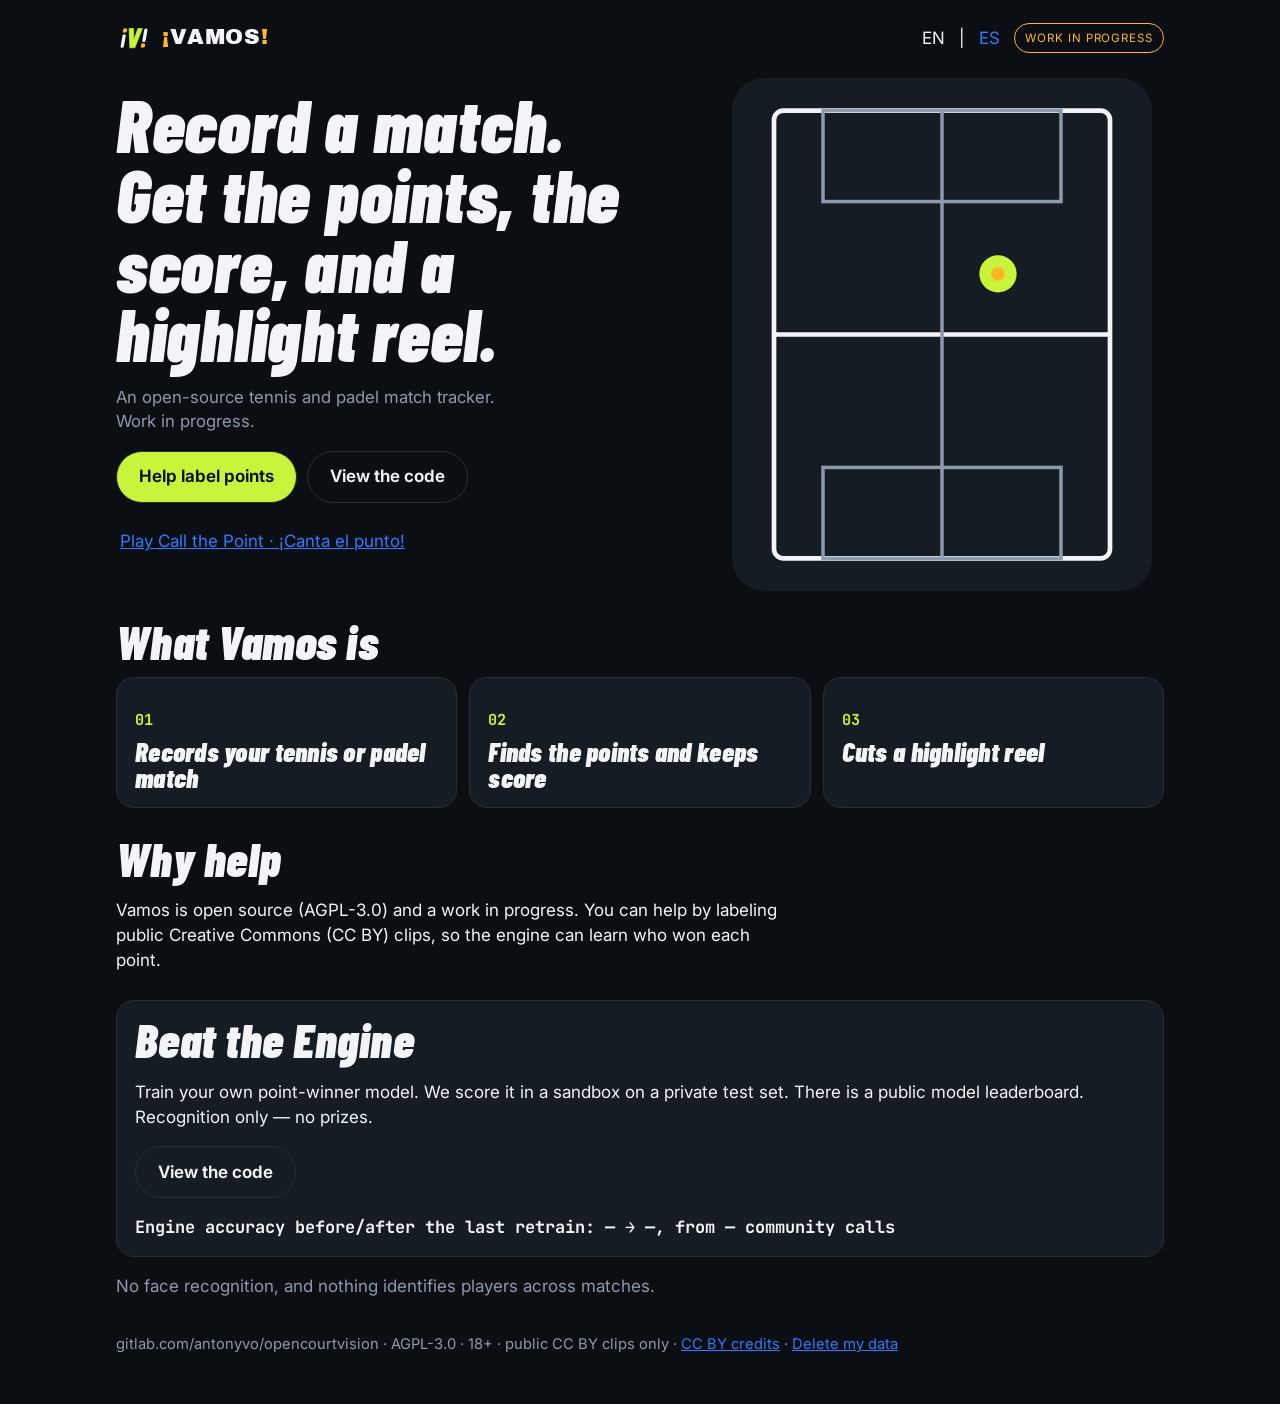
<file: site/index.html>
<!doctype html>
<html lang="en">
<head>
<meta charset="utf-8">
<meta name="viewport" content="width=device-width, initial-scale=1">
<meta http-equiv="Content-Security-Policy" content="default-src 'none'; style-src 'self'; font-src 'self'; img-src 'self' data:; base-uri 'none'; form-action 'none'">
<meta name="referrer" content="no-referrer">
<link rel="icon" href="assets/c-bang-mark.svg">
<link rel="alternate" hreflang="es" href="es.html">
<link rel="alternate" hreflang="en" href="index.html">
<link rel="stylesheet" href="home.css">
<title>Vamos</title>
</head>
<body>
<!-- COPY: homepage EN. Media Director final words. -->
<div class="wrap">
<header class="top">
  <a class="brand" href="index.html">
    <img src="assets/c-bang-mark.svg" alt="" width="36" height="36">
    <span class="wordmark"><span class="bang">¡</span>VAMOS<span class="bang">!</span></span>
  </a>
  <nav class="nav" aria-label="Language">
    <a href="index.html" hreflang="en" aria-current="page">EN</a>
    <span aria-hidden="true">|</span>
    <a href="es.html" hreflang="es">ES</a>
    <span class="wip">WORK IN PROGRESS</span>
  </nav>
</header>

<section class="hero">
  <div>
    <h1>Record a match. Get the points, the score, and a highlight reel.</h1>
    <p class="sub">An open-source tennis and padel match tracker. Work in progress.</p>
    <div class="actions">
      <a class="btn volt" href="label/">Help label points</a>
      <a class="btn outline" href="https://gitlab.com/antonyvo/opencourtvision">View the code</a>
    </div>
    <p><a class="textlink" href="label/">Play Call the Point · ¡Canta el punto!</a></p>
  </div>
  <img class="court" src="assets/court.svg" alt="Abstract court and ball">
</section>

<section class="section">
  <h2>What Vamos is</h2>
  <div class="grid3">
    <article class="card"><p class="idx mono">01</p><h3 class="headline">Records your tennis or padel match</h3></article>
    <article class="card"><p class="idx mono">02</p><h3 class="headline">Finds the points and keeps score</h3></article>
    <article class="card"><p class="idx mono">03</p><h3 class="headline">Cuts a highlight reel</h3></article>
  </div>
</section>

<section class="section">
  <h2>Why help</h2>
  <p class="why">Vamos is open source (AGPL-3.0) and a work in progress. You can help by labeling public Creative Commons (CC BY) clips, so the engine can learn who won each point.</p>
</section>

<section class="section">
  <article class="card">
    <h2>Beat the Engine</h2>
    <p>Train your own point-winner model. We score it in a sandbox on a private test set. There is a public model leaderboard. Recognition only — no prizes.</p>
    <p><a class="btn outline" href="https://gitlab.com/antonyvo/opencourtvision">View the code</a></p>
    <p class="slot mono">Engine accuracy before/after the last retrain: — → —, from — community calls</p>
  </article>
</section>

<p class="privacy">No face recognition, and nothing identifies players across matches.</p>
<footer>gitlab.com/antonyvo/opencourtvision · AGPL-3.0 · 18+ · public CC BY clips only · <a href="CC_ATTRIBUTION.txt">CC BY credits</a> · <a id="delete-data" href="mailto:antonyvo@mail.grokbot.com?subject=Delete%20my%20labels">Delete my data</a></footer>
</div>
</body>
</html>
</file>
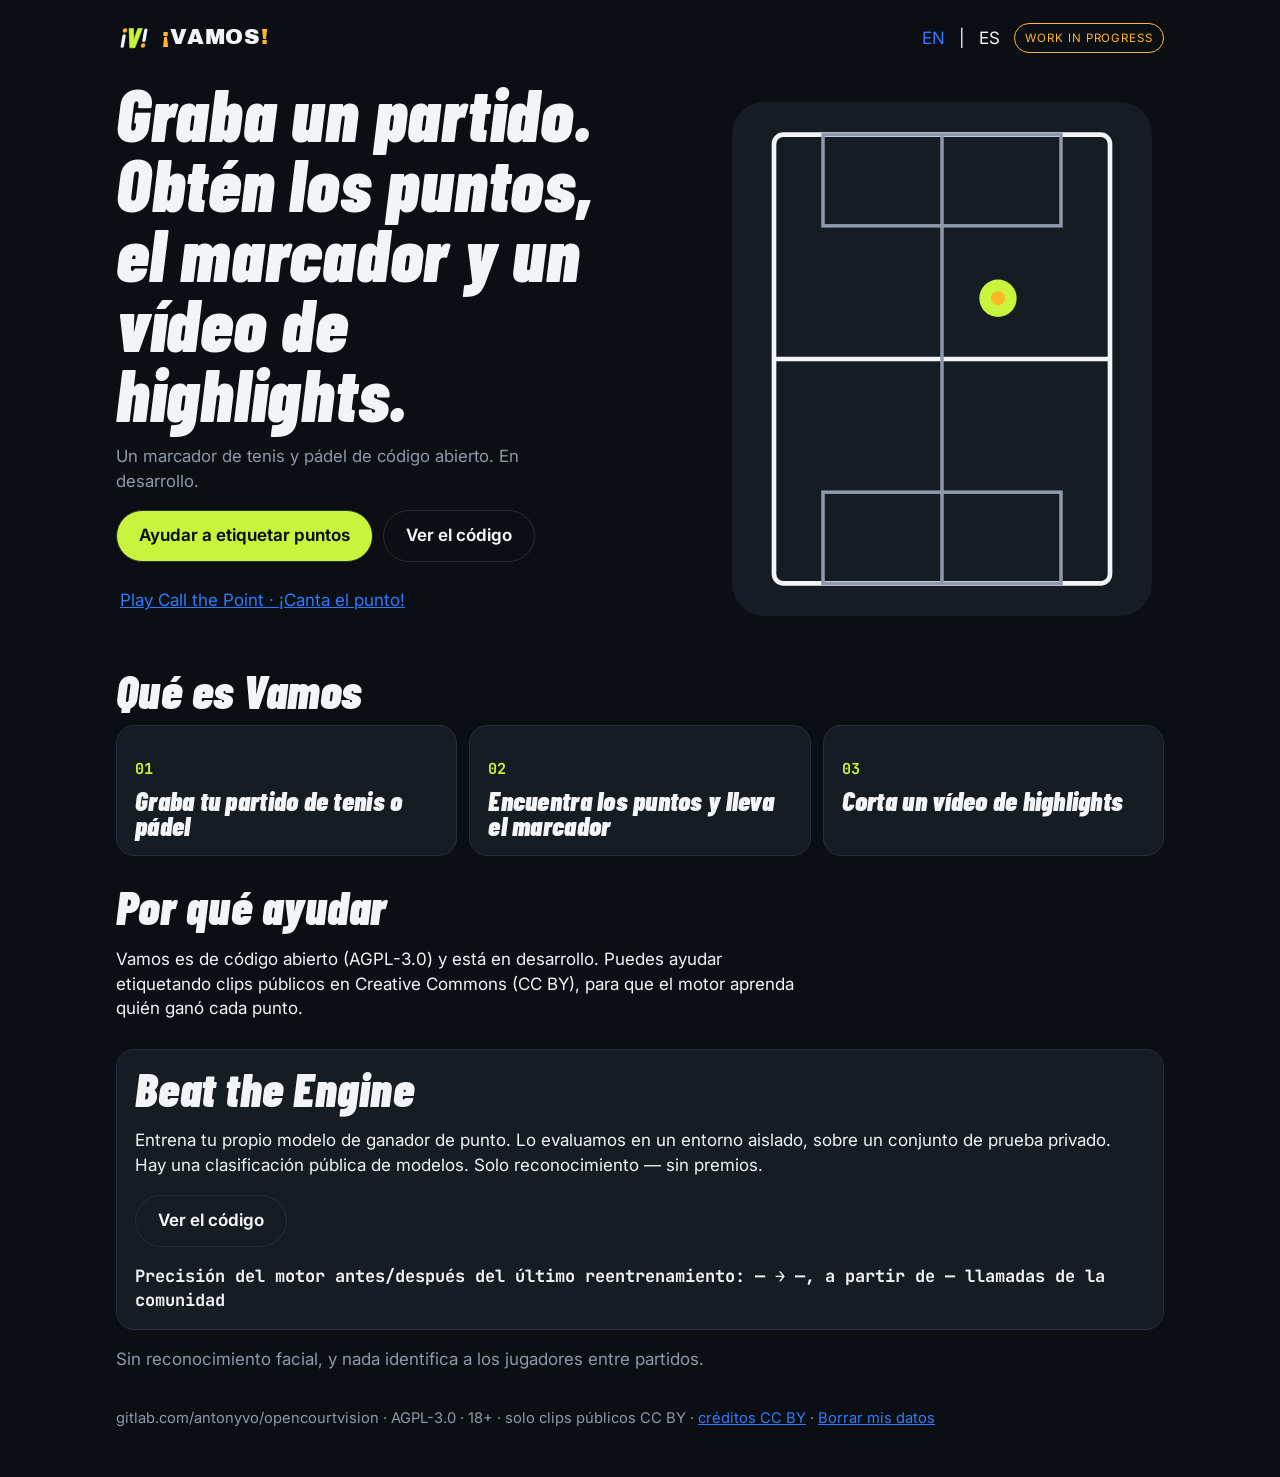
<file: site/es.html>
<!doctype html>
<html lang="es">
<head>
<meta charset="utf-8">
<meta name="viewport" content="width=device-width, initial-scale=1">
<meta http-equiv="Content-Security-Policy" content="default-src 'none'; style-src 'self'; font-src 'self'; img-src 'self' data:; base-uri 'none'; form-action 'none'">
<meta name="referrer" content="no-referrer">
<link rel="icon" href="assets/c-bang-mark.svg">
<link rel="alternate" hreflang="en" href="index.html">
<link rel="alternate" hreflang="es" href="es.html">
<link rel="stylesheet" href="home.css">
<title>Vamos</title>
</head>
<body>
<!-- COPY: homepage ES. Media Director final words. -->
<div class="wrap">
<header class="top">
  <a class="brand" href="es.html">
    <img src="assets/c-bang-mark.svg" alt="" width="36" height="36">
    <span class="wordmark"><span class="bang">¡</span>VAMOS<span class="bang">!</span></span>
  </a>
  <nav class="nav" aria-label="Idioma">
    <a href="index.html" hreflang="en">EN</a>
    <span aria-hidden="true">|</span>
    <a href="es.html" hreflang="es" aria-current="page">ES</a>
    <span class="wip">WORK IN PROGRESS</span>
  </nav>
</header>

<section class="hero">
  <div>
    <h1>Graba un partido. Obtén los puntos, el marcador y un vídeo de highlights.</h1>
    <p class="sub">Un marcador de tenis y pádel de código abierto. En desarrollo.</p>
    <div class="actions">
      <a class="btn volt" href="label/">Ayudar a etiquetar puntos</a>
      <a class="btn outline" href="https://gitlab.com/antonyvo/opencourtvision">Ver el código</a>
    </div>
    <p><a class="textlink" href="label/">Play Call the Point · ¡Canta el punto!</a></p>
  </div>
  <img class="court" src="assets/court.svg" alt="Cancha y pelota abstractas">
</section>

<section class="section">
  <h2>Qué es Vamos</h2>
  <div class="grid3">
    <article class="card"><p class="idx mono">01</p><h3 class="headline">Graba tu partido de tenis o pádel</h3></article>
    <article class="card"><p class="idx mono">02</p><h3 class="headline">Encuentra los puntos y lleva el marcador</h3></article>
    <article class="card"><p class="idx mono">03</p><h3 class="headline">Corta un vídeo de highlights</h3></article>
  </div>
</section>

<section class="section">
  <h2>Por qué ayudar</h2>
  <p class="why">Vamos es de código abierto (AGPL-3.0) y está en desarrollo. Puedes ayudar etiquetando clips públicos en Creative Commons (CC BY), para que el motor aprenda quién ganó cada punto.</p>
</section>

<section class="section">
  <article class="card">
    <h2>Beat the Engine</h2>
    <p>Entrena tu propio modelo de ganador de punto. Lo evaluamos en un entorno aislado, sobre un conjunto de prueba privado. Hay una clasificación pública de modelos. Solo reconocimiento — sin premios.</p>
    <p><a class="btn outline" href="https://gitlab.com/antonyvo/opencourtvision">Ver el código</a></p>
    <p class="slot mono">Precisión del motor antes/después del último reentrenamiento: — → —, a partir de — llamadas de la comunidad</p>
  </article>
</section>

<p class="privacy">Sin reconocimiento facial, y nada identifica a los jugadores entre partidos.</p>
<footer>gitlab.com/antonyvo/opencourtvision · AGPL-3.0 · 18+ · solo clips públicos CC BY · <a href="CC_ATTRIBUTION.txt">créditos CC BY</a> · <a id="delete-data" href="mailto:antonyvo@mail.grokbot.com?subject=Delete%20my%20labels">Borrar mis datos</a></footer>
</div>
</body>
</html>
</file>
<file: site/home.css>
/* MEDIA DIRECTOR COLOURS. Tokens only. */
@font-face {
  font-family: "Archivo Black";
  src: url("fonts/archivo/ArchivoBlack-Regular.woff2") format("woff2");
  font-weight: 400;
  font-style: normal;
  font-display: swap;
}
@font-face {
  font-family: "Barlow Condensed";
  src: url("fonts/barlow/BarlowCondensed-BlackItalic.woff2") format("woff2");
  font-weight: 900;
  font-style: italic;
  font-display: swap;
}
@font-face {
  font-family: Inter;
  src: url("fonts/inter/Inter.var.woff2") format("woff2");
  font-weight: 100 900;
  font-style: normal;
  font-display: swap;
}
@font-face {
  font-family: "JetBrains Mono";
  src: url("fonts/jetbrains/JetBrainsMono.var.woff2") format("woff2");
  font-weight: 100 800;
  font-style: normal;
  font-display: swap;
}

:root {
  --night: #0b0f14;
  --graphite: #161c24;
  --hair: #252e3a;
  --chalk: #f2f4f7;
  --mist: #8e99ab;
  --volt: #c8f43c;
  --sol: #ffb627;
  --blue: #2f7bff;
  --max: 1080px;
  --radius: 18px;
}

* { box-sizing: border-box; }
html { color-scheme: dark; }
body {
  margin: 0;
  background: var(--night);
  color: var(--chalk);
  font-family: Inter, system-ui, sans-serif;
  font-size: 17px;
  line-height: 1.45;
}
img { max-width: 100%; height: auto; }
a { color: var(--blue); }
h1, h2, .headline {
  font-family: "Barlow Condensed", Impact, sans-serif;
  font-weight: 900;
  font-style: italic;
  letter-spacing: 0.01em;
  line-height: 0.95;
  margin: 0;
}
.mono, .num {
  font-family: "JetBrains Mono", ui-monospace, monospace;
  font-weight: 700;
}
.wrap { max-width: var(--max); margin: 0 auto; padding: 16px 16px 48px; }
.top {
  display: flex;
  flex-wrap: wrap;
  align-items: center;
  justify-content: space-between;
  gap: 12px;
  padding-bottom: 18px;
}
.brand { display: flex; align-items: center; gap: 10px; text-decoration: none; color: inherit; min-height: 44px; }
.brand img { width: 36px; height: 36px; }
.wordmark {
  font-family: "Archivo Black", Impact, sans-serif;
  font-size: 1.35rem;
  letter-spacing: 0.04em;
  color: var(--chalk);
}
.wordmark .bang { color: var(--sol); }
.nav { display: flex; align-items: center; gap: 10px; }
.nav a { min-height: 44px; display: inline-flex; align-items: center; padding: 0 4px; text-decoration: none; }
.nav a[aria-current="page"] { color: var(--chalk); text-decoration: none; }
.wip {
  border: 1px solid var(--sol);
  color: var(--sol);
  border-radius: 999px;
  padding: 6px 10px;
  font-size: 0.72rem;
  letter-spacing: 0.08em;
}
.hero { display: flex; flex-direction: column; gap: 22px; }
.hero h1 { font-size: clamp(2.4rem, 8vw, 4.4rem); max-width: 16ch; }
.sub { color: var(--mist); font-size: 1.05rem; max-width: 38ch; }
.actions { display: flex; flex-wrap: wrap; gap: 10px; align-items: center; }
.btn {
  display: inline-flex;
  align-items: center;
  justify-content: center;
  min-height: 48px;
  height: 52px;
  padding: 0 22px;
  border-radius: 999px;
  text-decoration: none;
  border: 1px solid var(--hair);
  background: var(--graphite);
  color: var(--chalk);
  font-weight: 650;
  cursor: pointer;
}
.btn.volt { background: var(--volt); color: var(--night); }
.btn.outline { background: transparent; color: var(--chalk); border-color: var(--hair); }
button.btn:disabled, .btn[aria-disabled="true"] {
  background: transparent;
  color: var(--mist);
  border: 1px solid var(--hair);
  opacity: 1;
  cursor: not-allowed;
}
.textlink, button.textlink {
  background: none;
  border: 0;
  color: var(--blue);
  min-height: 44px;
  display: inline-flex;
  align-items: center;
  padding: 0 4px;
  cursor: pointer;
}
.court { width: 100%; max-width: 420px; }
.grid3 { display: grid; gap: 12px; }
.card {
  background: var(--graphite);
  border: 1px solid var(--hair);
  border-radius: var(--radius);
  padding: 16px 18px;
}
.card h2, .card h3 { font-size: 1.7rem; }
.idx { color: var(--volt); font-size: 0.95rem; margin-bottom: 8px; }
.section { margin-top: 28px; }
.section h2 { font-size: clamp(2rem, 6vw, 3rem); margin-bottom: 12px; }
.why { color: var(--chalk); max-width: 62ch; }
.slot { color: var(--chalk); margin: 12px 0 0; }
.privacy { color: var(--mist); }
footer { margin-top: 36px; color: var(--mist); font-size: 0.92rem; }
footer a { color: var(--blue); }
button.btn { font: inherit; }
.pair { display: grid; grid-template-columns: 1fr 1fr; gap: 8px; }
.quiet { width: 100%; color: var(--mist); border-color: var(--hair); background: transparent; }
.point-head, .flame-row { display: flex; justify-content: space-between; align-items: center; gap: 8px; }
.flame { width: 22px; height: 22px; display: block; }
.stage { position: relative; background: var(--graphite); border-radius: var(--radius); overflow: hidden; min-height: 180px; }
.stage video, .stage img.ph { width: 100%; display: block; max-height: 34vh; object-fit: cover; background: #10151c; }
.feedback { min-height: 1.3em; font-weight: 650; }
.grades { list-style: none; padding: 0; margin: 8px 0; display: flex; flex-wrap: wrap; gap: 8px; }
.grades li { border: 1px solid var(--hair); border-radius: 999px; padding: 6px 10px; color: var(--mist); font-size: 0.85rem; }
.grades li.current { color: var(--chalk); border-color: var(--chalk); }
.grades li.fresh { color: var(--sol); border-color: var(--sol); }
label.check { display: flex; gap: 10px; align-items: center; min-height: 44px; }
input[type="text"] {
  width: min(100%, 320px);
  min-height: 48px;
  border-radius: 12px;
  border: 1px solid var(--hair);
  background: var(--graphite);
  color: var(--chalk);
  padding: 0 12px;
}
.small { color: var(--mist); font-size: 0.92rem; }
[hidden] { display: none !important; }
button.on { border-color: var(--volt); color: var(--volt); }
.share-panel canvas { width: min(100%, 280px); height: auto; background: var(--night); border-radius: 12px; }
.board { list-style: none; padding: 0; margin: 0; }
.board li { display: flex; justify-content: space-between; gap: 12px; padding: 12px 0; border-bottom: 1px solid var(--hair); }

@media (min-width: 800px) {
  .hero { display: grid; grid-template-columns: 1.15fr 0.85fr; align-items: center; gap: 32px; }
  .grid3 { grid-template-columns: repeat(3, 1fr); }
  .hero h1 { font-size: 4.6rem; }
}
</file>
